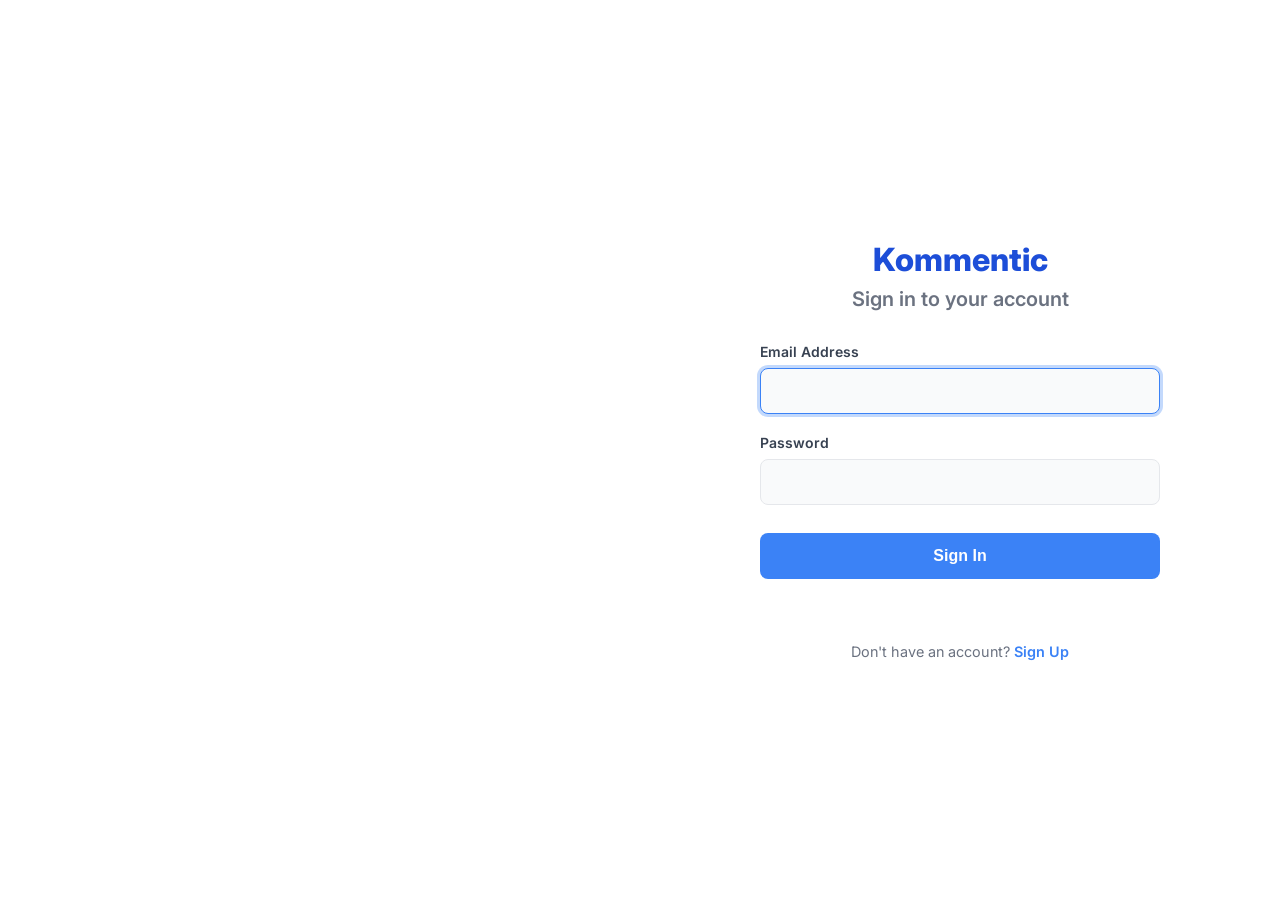
<file: frontend/auth/login.html>
<!doctype html>
<html lang="en">
  <head>
    <meta charset="UTF-8" />
    <meta name="viewport" content="width=device-width, initial-scale=1.0">
    <title>Sign In - Kommentic</title>
    <link rel="stylesheet" href="auth.css" />
  </head>
  <body>
    <div class="split-container">
      <!-- Left Column: Image -->
      <div class="image-column"></div>
      
      <!-- Right Column: Form -->
      <div class="form-column">
        <div class="auth-container">
          <a href="/" class="auth-logo">Kommentic</a>
          <h2>Sign in to your account</h2>
          
          <form id="login-form" novalidate>
            <div class="form-group">
              <label for="email">Email Address</label>
              <input type="email" id="email" name="email" required autofocus />
            </div>
            <div class="form-group">
              <label for="password">Password</label>
              <input type="password" id="password" name="password" required />
            </div>
            <button type="submit">Sign In</button>
          </form>
          
          <div class="auth-message" id="login-msg"></div>
          
          <p class="auth-footer">
            Don't have an account? <a href="signup.html">Sign Up</a>
          </p>
        </div>
      </div>
    </div>

    <script src="auth.js"></script>
  </body>
</html>
</file>
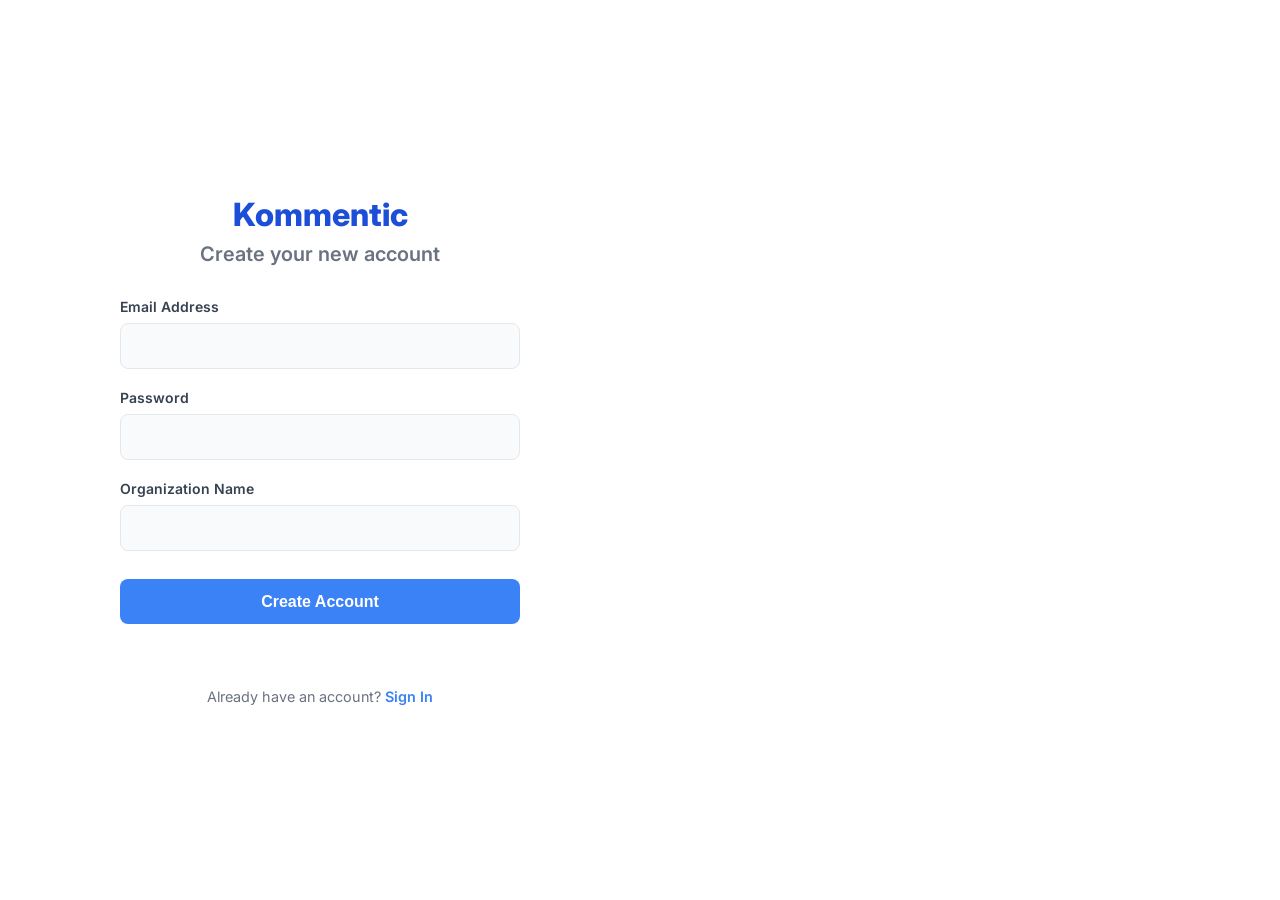
<file: frontend/auth/signup.html>
<!doctype html>
<html lang="en">
  <head>
    <meta charset="UTF-8" />
    <meta name="viewport" content="width=device-width, initial-scale=1.0">
    <title>Sign Up - Kommentic</title>
    <link rel="stylesheet" href="auth.css" />
  </head>
  <body>
    <div class="split-container">
      <!-- Left Column: Image -->
      <div class="form-column">
        <div class="auth-container">
          <a href="/" class="auth-logo">Kommentic</a>
          <h2>Create your new account</h2>

          <form id="signup-form" novalidate>
            <div class="form-group">
              <label for="email">Email Address</label>
              <input type="email" id="email" name="email" required />
            </div>
            <div class="form-group">
              <label for="password">Password</label>
              <input type="password" id="password" name="password" required />
            </div>
            <div class="form-group">
              <label for="org_name">Organization Name</label>
              <input type="text" id="org_name" name="org_name" required />
            </div>
            <button type="submit">Create Account</button>
          </form>
          
          <div class="auth-message" id="signup-msg"></div>

          <p class="auth-footer">
            Already have an account? <a href="login.html">Sign In</a>
          </p>
        </div>
      </div>

      <!-- Right Column: Image -->
      <div class="image-column">
    </div>

    <script src="auth.js"></script>
  </body>
</html>
</file>
<file: frontend/auth/auth.css>
/* auth.css - Styles for Login and Signup pages */

/* --- Google Fonts --- */
@import url('https://fonts.googleapis.com/css2?family=Inter:wght@400;600;800&display=swap');

/* --- Kommentic Theme Variables --- */
:root {
  --primary-color: #3b82f6;
  --primary-dark: #1d4ed8;
  --text-color: #374151;
  --text-light: #6b7280;
  --bg-color: #ffffff;
  --bg-light-gray: #f9fafb;
  --border-color: #e5e7eb;
  --error-color: #ef4444;
  --success-color: #10b981;
  --font-family: 'Inter', sans-serif;
  --shadow: 0 4px 6px -1px rgba(0, 0, 0, 0.1), 0 2px 4px -2px rgba(0, 0, 0, 0.1);
}

/* --- Global & Body Styles --- */
* {
  box-sizing: border-box;
  margin: 0;
  padding: 0;
}

body {
  font-family: var(--font-family);
  background: var(--bg-color); /* The form side is white */
  color: var(--text-color);
}

/* --- NEW: Two-Column Layout --- */
.split-container {
  display: grid;
  grid-template-columns: 1fr 1fr;
  min-height: 100vh;
}

.image-column {
  /* The beautiful image on the left */
  background: url('https://cdn.pixabay.com/photo/2023/04/02/18/21/fruit-market-7895200_1280.jpg?q=80&w=1500&auto=format&fit=crop&ixlib=rb-4.0.3&ixid=M3wxMjA3fDB8MHxwaG90by1wYWdlfHx8fGVufDB8fHx8fA%3D%3D') no-repeat center center;
  background-size: cover;
}

.form-column {
  /* The form content on the right */
  display: flex;
  justify-content: center;
  align-items: center;
  padding: 2rem;
}

/* --- Authentication Container --- */
.auth-container {
  width: 100%;
  max-width: 400px;
  text-align: center;
}

.auth-logo {
  font-size: 2rem;
  font-weight: 800;
  color: var(--primary-dark);
  text-decoration: none;
  margin-bottom: 0.5rem;
  display: inline-block;
}

.auth-container h2 {
  font-size: 1.25rem;
  font-weight: 600;
  color: var(--text-light);
  margin-bottom: 2rem;
}

/* --- Form Styles --- */
.form-group {
  text-align: left;
  margin-bottom: 1.25rem;
}

.form-group label {
  display: block;
  font-size: 0.875rem;
  font-weight: 600;
  margin-bottom: 0.5rem;
  color: var(--text-color);
}

.form-group input {
  width: 100%;
  padding: 0.75rem 1rem;
  font-family: inherit;
  font-size: 1rem;
  border: 1px solid var(--border-color);
  border-radius: 0.5rem;
  background: var(--bg-light-gray);
  transition: border-color 0.3s, box-shadow 0.3s;
}

.form-group input:focus {
  outline: none;
  border-color: var(--primary-color);
  box-shadow: 0 0 0 3px rgba(59, 130, 246, 0.3);
}

button[type="submit"] {
  width: 100%;
  padding: 0.85rem 1rem;
  margin-top: 0.5rem;
  background: var(--primary-color);
  color: white;
  font-size: 1rem;
  font-weight: 600;
  border: none;
  border-radius: 0.5rem;
  cursor: pointer;
  transition: background-color 0.3s ease, transform 0.2s ease;
}

button[type="submit"]:hover {
  background: var(--primary-dark);
  transform: translateY(-2px);
}

/* --- Message & Footer Styles --- */
.auth-message {
  min-height: 24px;
  font-weight: 500;
  margin: 1rem 0;
  font-size: 0.9rem;
}

.auth-message.error {
  color: var(--error-color);
}

.auth-message.success {
  color: var(--success-color);
}

.auth-footer {
  margin-top: 1.5rem;
  font-size: 0.9rem;
  color: var(--text-light);
}

.auth-footer a {
  color: var(--primary-color);
  font-weight: 600;
  text-decoration: none;
  transition: color 0.3s;
}

.auth-footer a:hover {
  color: var(--primary-dark);
}

/* --- NEW: Responsive Design for Mobile --- */
@media (max-width: 900px) {
  .split-container {
    grid-template-columns: 1fr; /* Stack the columns */
  }

  .image-column {
    display: none; /* Hide the image on small screens to save space */
  }
  
  .form-column {
    /* Center the form on mobile since the image is gone */
    background: var(--bg-light-gray);
    min-height: 100vh;
  }
  
  .auth-container {
    /* Add a background and shadow to the form container on mobile */
    background: var(--bg-color);
    padding: 2.5rem;
    border-radius: 1rem;
    box-shadow: var(--shadow);
  }
}
</file>
